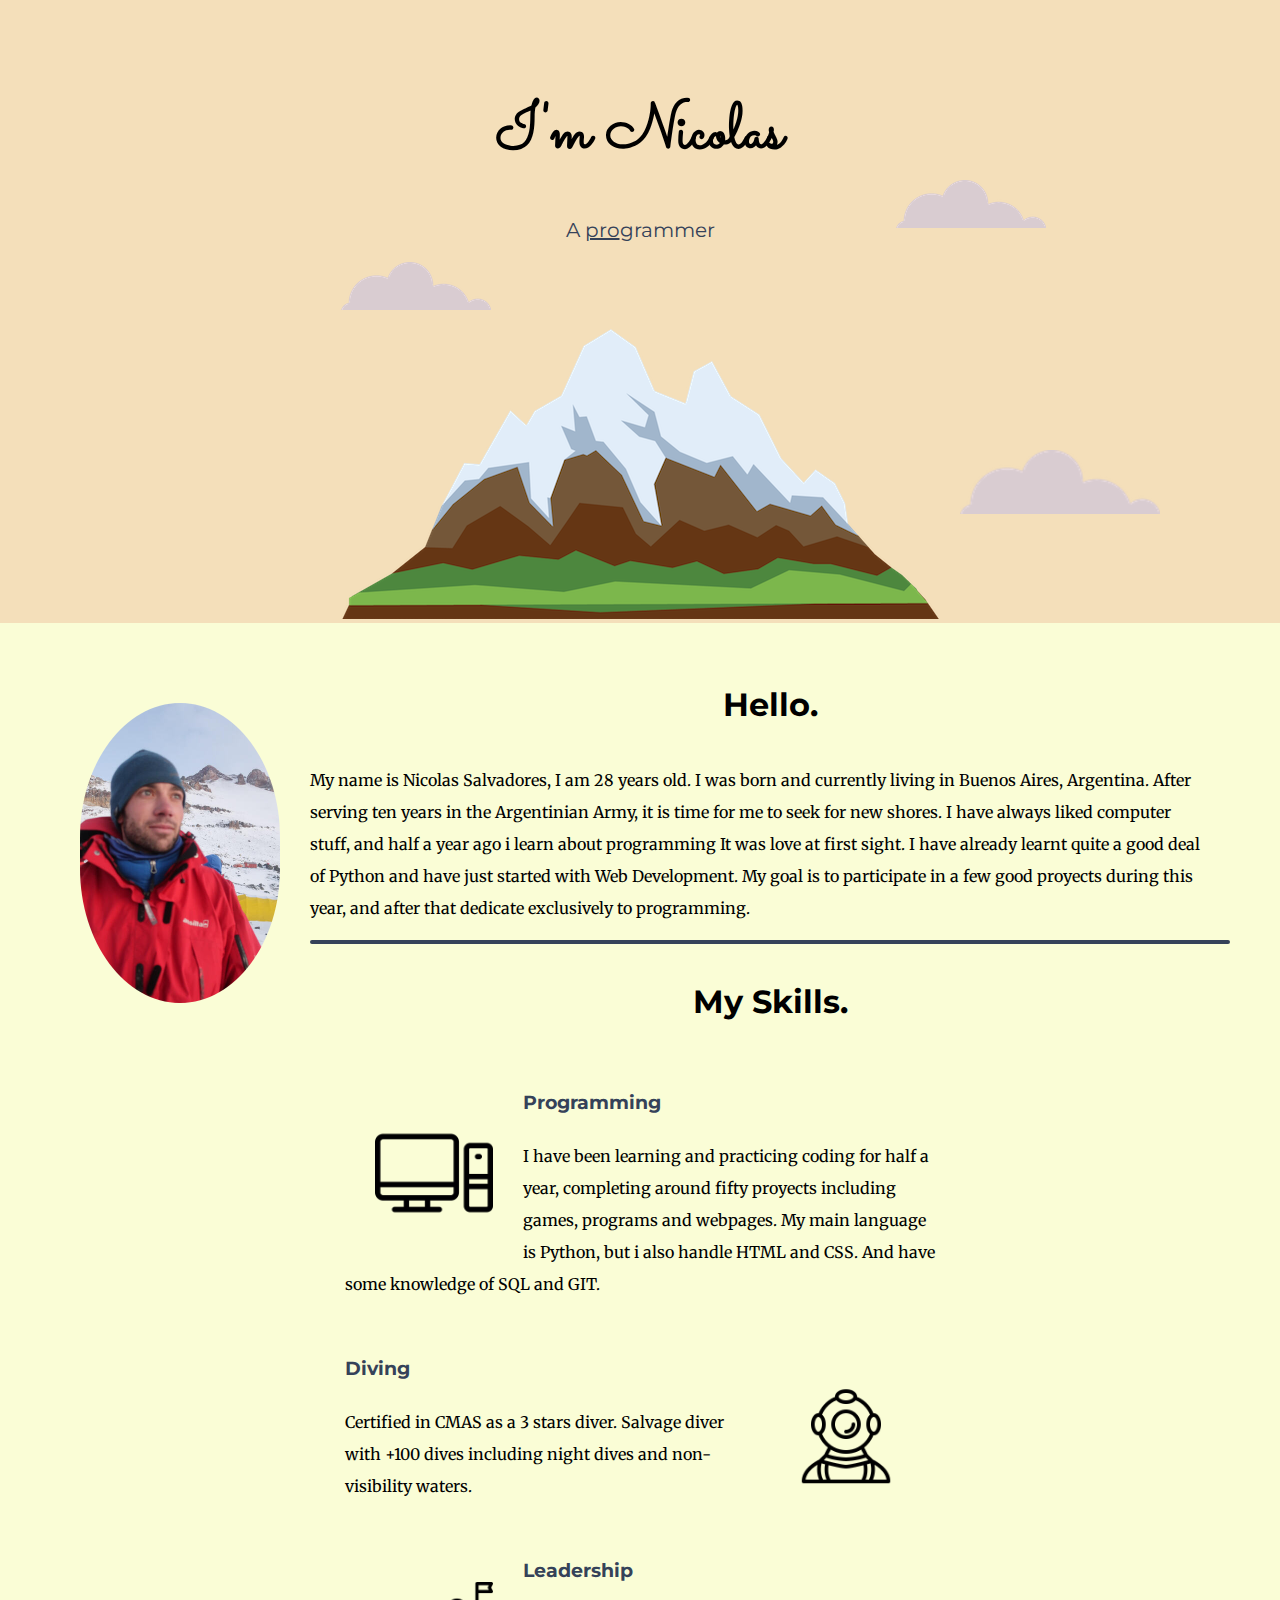
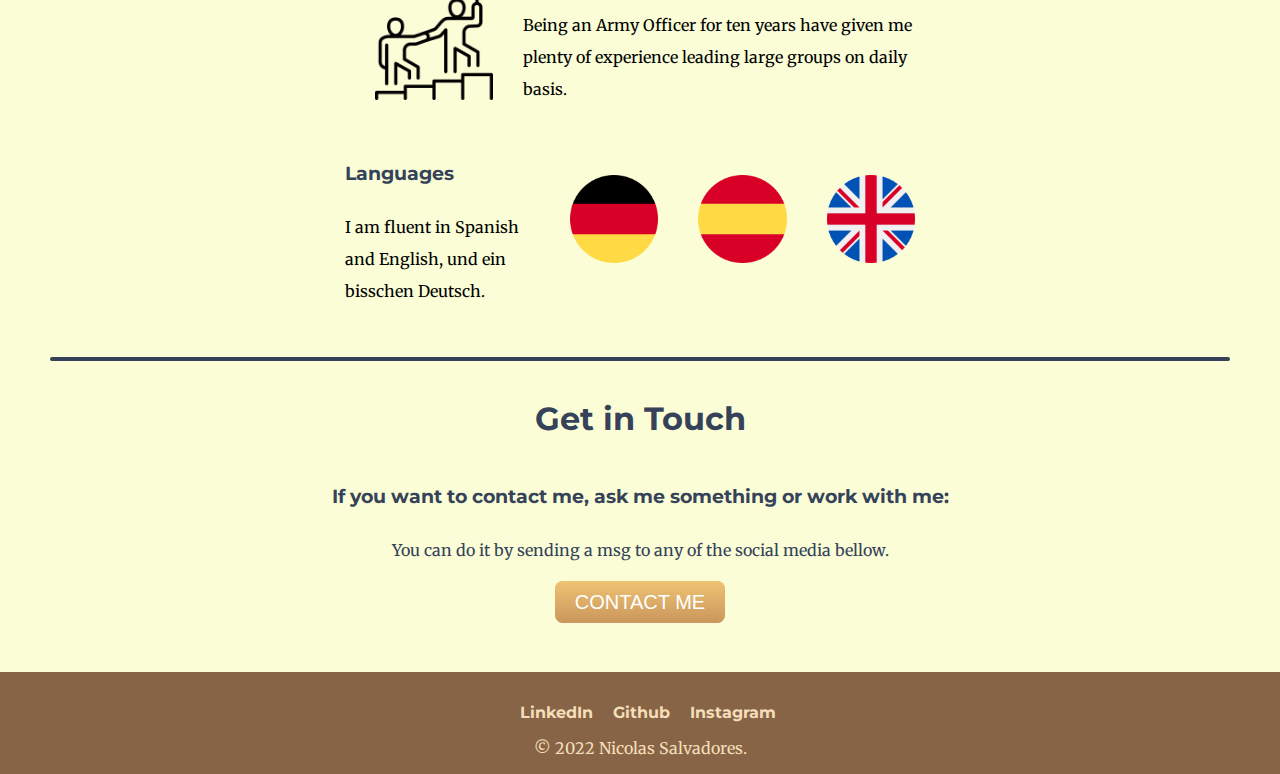
<file: CSS-My-Site/index.html>
<!DOCTYPE html>
<html lang="en">
<head>
    <meta charset="UTF-8">
    <title>Nicolas Salvadores</title>
    <link rel="stylesheet" href="CSS/styles.css">
    <link rel="icon" href="favicon-1.ico">
    <link rel="preconnect" href="https://fonts.googleapis.com">
    <link rel="preconnect" href="https://fonts.gstatic.com" crossorigin>
    <link href="https://fonts.googleapis.com/css2?family=Merriweather&family=Montserrat&family=Sacramento&display=swap" rel="stylesheet">
</head>

<body>
  <div class="top">
    <img class="clouds" id="cloud-top" src="images/cloud.png" alt="cloud-image">
    <img class="clouds" id="cloud-orange" src="images/cloud.png" alt="orange-cloud-image">
    <h1>I'm Nicolas</h1>
    <h3 class="a-programmer">A <span>pro</span>grammer</h3>
    <img class="clouds" id="cloud-bottom" src="images/cloud.png" alt="cloud-image">
    <img src="images/mountain.png" alt="mountain-image">
  </div>

  <div class="middle-container">
    <img class="profile-pic" src="images/profile.png" alt="profile-pic">
    <h2>Hello.</h2>
    <p class="presentation">My name is Nicolas Salvadores, I am 28 years old. I was born and currently living in Buenos Aires, Argentina. After serving ten years in the Argentinian Army, it is time for me to seek for new shores. I have always liked computer stuff, and half a year ago i learn about programming It was love at first sight. I have already learnt quite a good deal of Python and have just started with Web Development. My goal is to participate in a few good proyects during this year, and after that dedicate exclusively to programming.</p>
  
    <hr class="bar">

    <h2>My Skills.</h2>
    <div class="skill-row">
      <img class="skill-pic" src="images/computador.png" alt="computer-pic">
      <h3>Programming</h3>
      <p>I have been learning and practicing coding for half a year, completing around fifty proyects including games, programs and webpages. My main language is Python, but i also handle HTML and CSS. And have some knowledge of SQL and GIT.</p>
    </div>

    <div class="skill-row">
      <img class="skill-pic-right" src="images/diver.png" alt="diving-pic">
      <h3>Diving</h3>
      <p>Certified in CMAS as a 3 stars diver. Salvage diver with +100 dives including night dives and non-visibility waters.</p>
    </div>

    <div class="skill-row">
      <img class="skill-pic" src="images/leadership.png" alt="leadership-pic">
      <h3>Leadership</h3>
      <p>Being an Army Officer for ten years have given me plenty of experience leading large groups on daily basis.</p>
    </div>

    <div class="skill-row">
      <img class="flag-pic" src="images/united-kingdom flag.png">
      <img class="flag-pic" src="images/spanish-flag.png">
      <img class="flag-pic" src="images/german-flag.png">
      <h3>Languages</h3>
      <p>I am fluent in Spanish and English, und ein bisschen Deutsch.</p>
    </div>

    <hr class="bar">

    <div class="contact-me">
      <h2>Get in Touch</h2>
      <h3>If you want to contact me, ask me something or work with me:</h3>
      <p>You can do it by sending a msg to any of the social media bellow.</p>
      <a class="btn" href="mailto:nicolas.salvadores93@gmail.com">CONTACT ME</a>
    </div>
  </div>


  <div class="bottom-container">
    <a class="footer-link" href="https://www.linkedin.com/in/nicolas-manuel-salvadores-8a804320b/">LinkedIn</a>
    <a class="footer-link" href="https://github.com/NMS47">Github</a>
    <a class="footer-link" href="https://www.instagram.com/nicomsalvadores//">Instagram</a>
    <p>© 2022 Nicolas Salvadores.</p>
  </div>
</body>
</html>
</file>
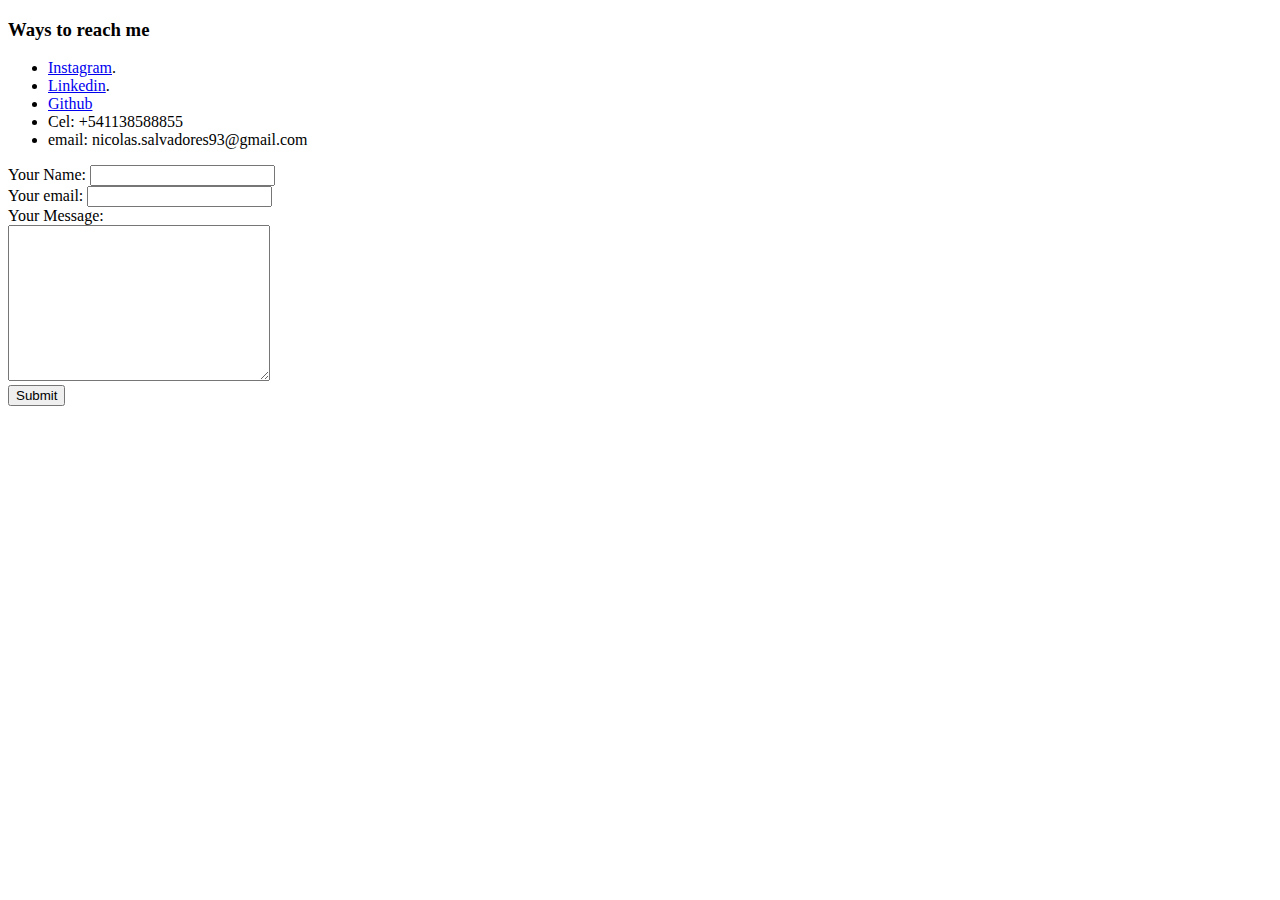
<file: WebDev/Contact.html>
<!DOCTYPE html>
<html lang="en">
<head>
    <meta charset="UTF-8">
    <title>Contact Me</title>
</head>
<body>
    <h3>Ways to reach me</h3>
        <ul>
            <li><a href="https://www.instagram.com/nicomsalvadores/">Instagram</a>.</li>
            <li><a href="https://www.linkedin.com/in/nicolas-manuel-salvadores-8a804320b/">Linkedin</a>.</li>
            <li><a href="https://github.com/NMS47">Github</a> </li>
            <li>Cel: +541138588855 </li>
            <li>email: nicolas.salvadores93@gmail.com </li>
        </ul>
    <form action="mailto:mantecadimotta@gmail.com" method="post" enctype="text/plain">
        <label>Your Name:</label>
        <input type="text" name="yourName" value=""><br>
        <label>Your email:</label>
        <input type="email" name="yourEmail" value=""><br>
        <label>Your Message:</label><br>
        <textarea name="yourMessage" rows="10" cols="30"></textarea><br>

        <input type="submit" name=""><br>
    </form>
</body>
</html>
</file>
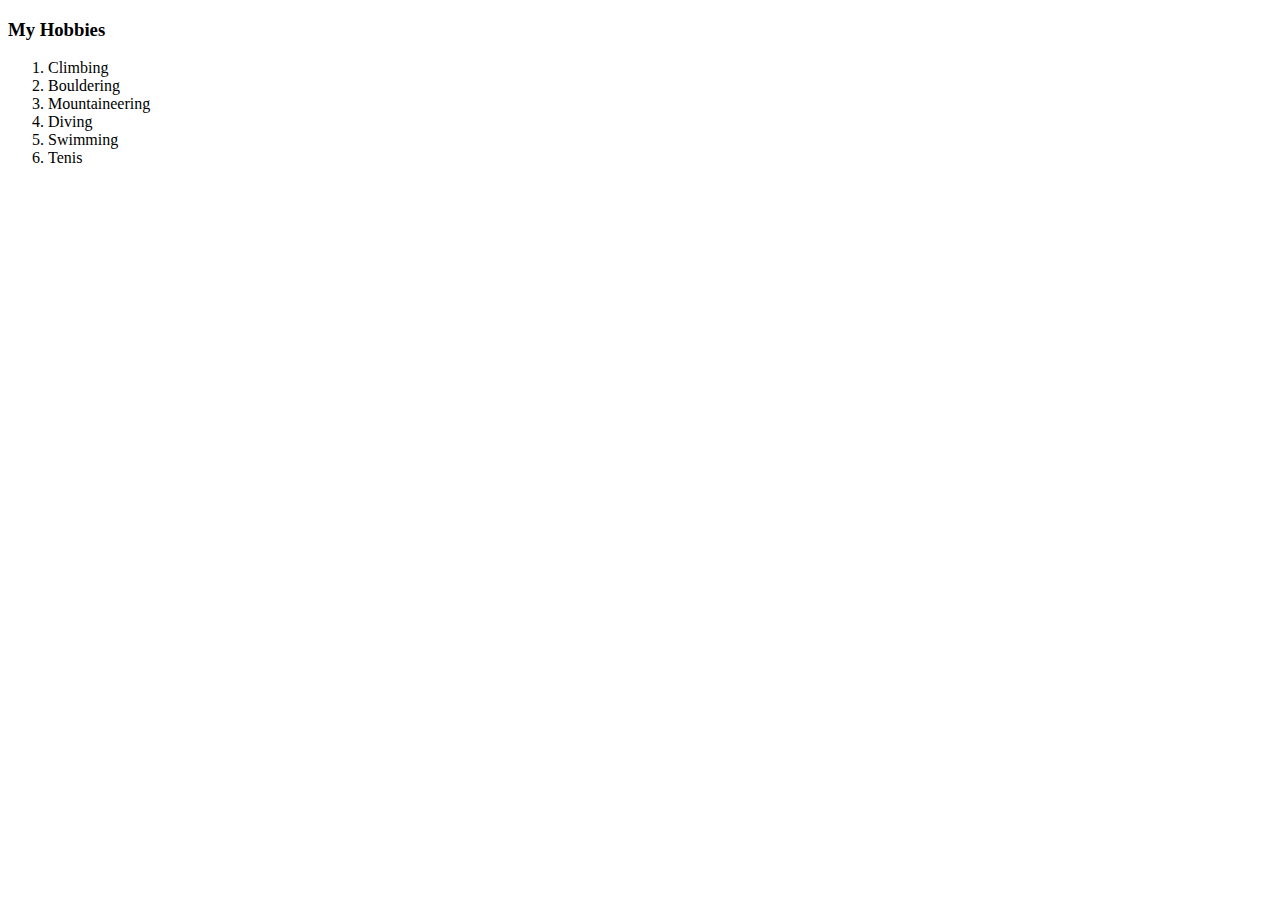
<file: WebDev/hobies.html>
<!DOCTYPE html>
<html lang="en">
<head>
    <meta charset="UTF-8">
    <title>My Hobbies</title>
</head>

<body>
    <h3>My Hobbies</h3>
        <ol>
        <li>Climbing</li>
        <li>Bouldering</li>
        <li>Mountaineering</li>
        <li>Diving</li>
        <li>Swimming</li>
        <li>Tenis</li>
    </ol>
</body>

</html>
</file>
<file: CSS-My-Site/CSS/styles.css>
body {
    margin: 0;
    text-align: center;
    font-family: 'Merriweather', serif;
    background-color: #FAFDD6;
}

.bar {
    border: 2px solid #354259;
    border-radius: 5px;
}

h1 {
    font-size: 4rem;
    margin: 0 auto 20px auto;
    font-family: 'Sacramento', cursive;
    line-height: 2;
    
}

h2{
    font-family: 'Montserrat', sans-serif;
    text-align: center;
    font-size: 2rem;
    
}

h3 {
    font-family: 'Montserrat', sans-serif;
    color:  #354259;
    margin-top: 5px;
    
}

a {
    text-decoration: none;
}

a:hover {
    color: aliceblue;
}
.a-programmer{
    font-size: 1.25rem;
    color:  #354259;
    font-weight: normal;
}

.top {
    background-color: #F4DFBA;
    padding-top: 70px;
    height: 100%;
    min-height: 100%;

/*EEC373 fffd88*/
}

.middle-container {
    margin: 50px;
    line-height: 2;
    
    text-align: left;
}

.profile-pic {
    max-width: 200px;
    max-height: 300px;
    float: left;
    margin: 30px;
}

.presentation {
   margin: 1rem;
}

.skill-pic{
    width: 20%;
    float: left;
    margin: 30px;
}

.skill-pic-right {
    width: 20%;
    float: right;
    margin: 30px;
}

.skill-row {
    width: 50%;
    margin: 50px auto;
    line-height: 2;
}

.flag-pic {
    width: 15%;
    float: right;
    margin: 20px;
}

.languages {
    display: inline-block;
}

.bottom-container {
    background-color: #876445;
    color: #F4DFBA;
    padding-top: 30px;
}

.clouds {
    position: absolute;
}

span {
    text-decoration: underline;
}

.contact-me {
    text-align: center;
    color: #354259;
}

.footer-link {
    font-family: 'Montserrat', sans-serif;
    font-weight: 700;
    color: #F4DFBA;
    padding-left: 1em;
    
}

.btn {
    background: #EEC373;
    background-image: -webkit-linear-gradient(top, #EEC373, #CA965C);
    background-image: -moz-linear-gradient(top, #EEC373, #CA965C);
    background-image: -ms-linear-gradient(top, #EEC373, #CA965C);
    background-image: -o-linear-gradient(top, #EEC373, #CA965C);
    background-image: linear-gradient(to bottom, #EEC373, #CA965C);
    -webkit-border-radius: 8;
    -moz-border-radius: 8;
    border-radius: 8px;
    font-family: Arial;
    color: #ffffff;
    font-size: 20px;
    padding: 10px 20px 10px 20px;
    text-decoration: none;
  }
  
  .btn:hover {
    background: #CA965C;
    background-image: -webkit-linear-gradient(top, #CA965C, #876445);
    background-image: -moz-linear-gradient(top, #CA965C, #876445);
    background-image: -ms-linear-gradient(top, #CA965C, #876445);
    background-image: -o-linear-gradient(top, #CA965C, #876445);
    background-image: linear-gradient(to bottom, #CA965C, #876445);
    text-decoration: none;
  }

html {
    background-color: #876445;
}

#cloud-top {
    position: absolute;
    top: 20%;
    left: 70%
}

#cloud-orange {
    height: 4rem;
    position: absolute;
    top: 50%;
    left: 75%
}
</file>
